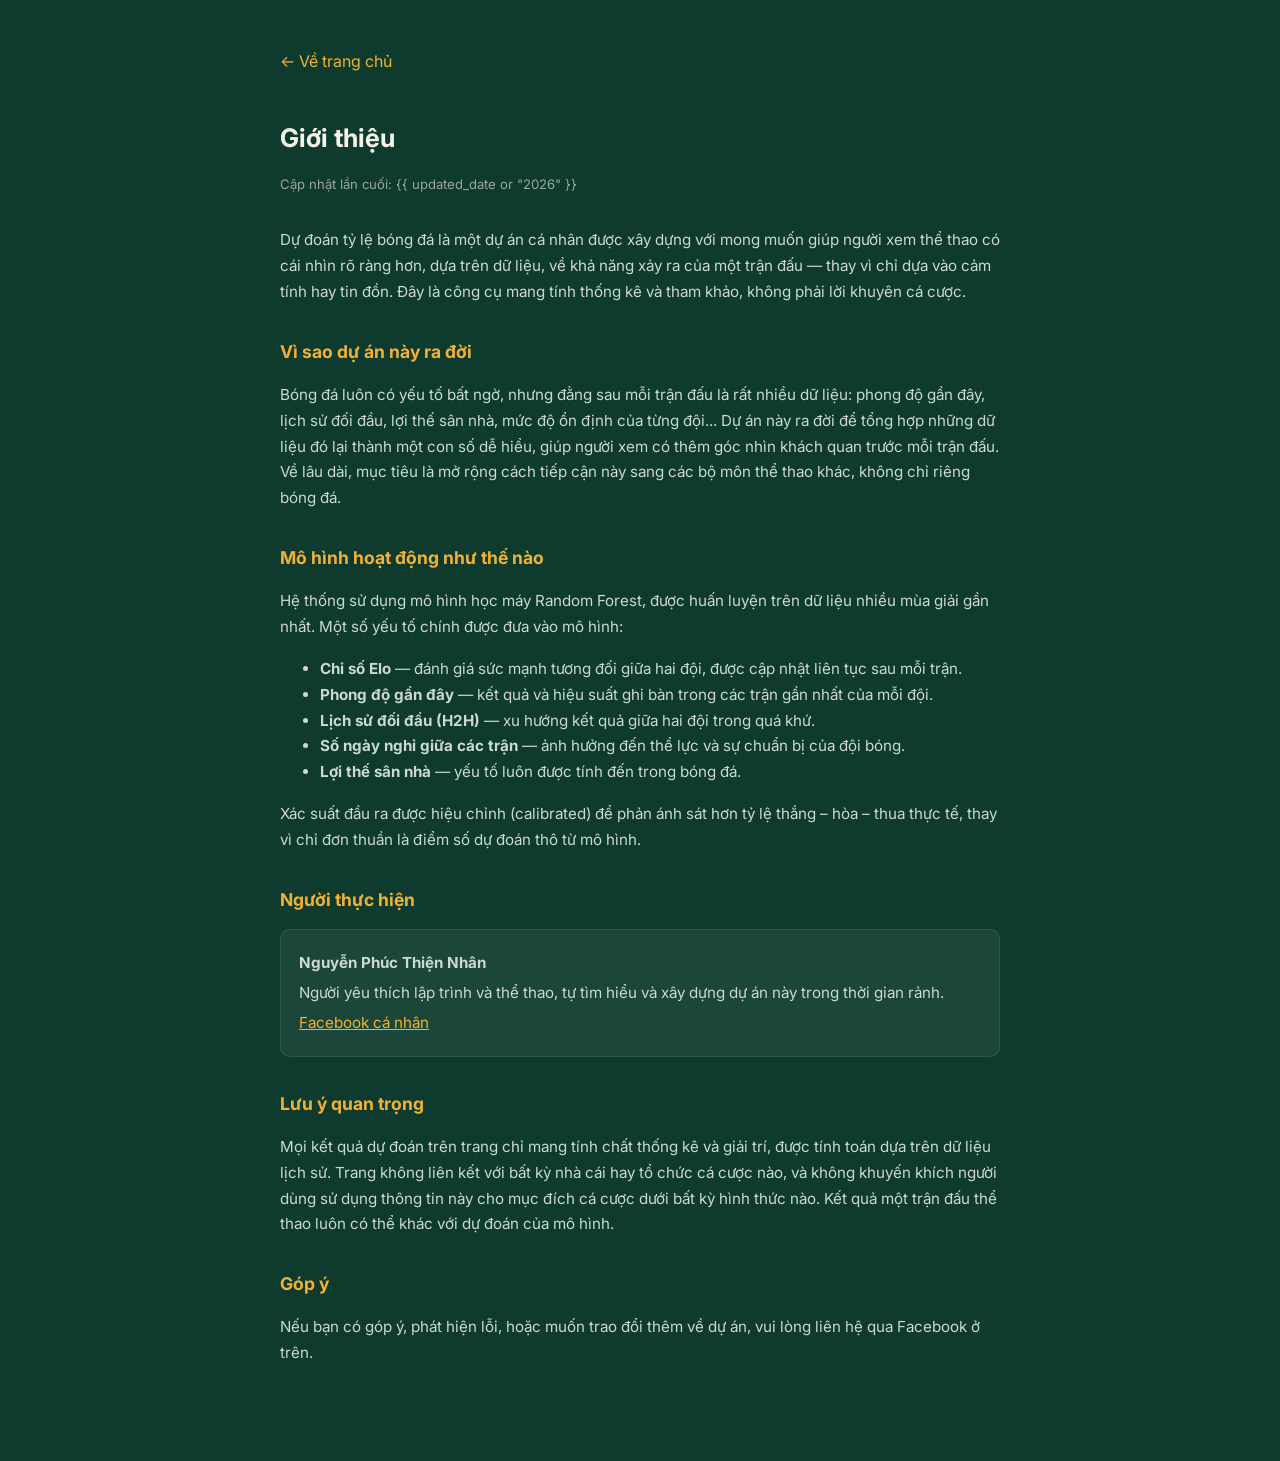
<file: templates/about.html>
<!DOCTYPE html>
<html lang="vi">
<head>
<meta charset="UTF-8">
<meta name="viewport" content="width=device-width, initial-scale=1.0">
<title>Giới thiệu · Dự đoán tỷ lệ bóng đá</title>
<link href="https://fonts.googleapis.com/css2?family=Inter:wght@400;500;600;700&display=swap" rel="stylesheet">
<style>
  body {
    margin: 0;
    background: #0e3b2e;
    color: #f5f2e8;
    font-family: "Inter", system-ui, sans-serif;
    line-height: 1.7;
  }
  main {
    max-width: 720px;
    margin: 0 auto;
    padding: 48px 20px 80px;
  }
  h1 { font-size: 1.6rem; margin-bottom: 4px; }
  h2 { font-size: 1.1rem; margin-top: 32px; color: #f2b134; }
  p, li { color: #cdd8d0; font-size: 0.95rem; }
  a { color: #f2b134; }
  .updated { color: #9aa69c; font-size: 0.82rem; margin-bottom: 32px; }
  .back { display: inline-block; margin-bottom: 24px; color: #f2b134; text-decoration: none; }
  .author-box {
    margin-top: 12px;
    padding: 16px 18px;
    background: rgba(245, 242, 232, 0.06);
    border-radius: 10px;
    border: 1px solid rgba(245, 242, 232, 0.1);
  }
  .author-box p { margin: 4px 0; }
</style>
</head>
<body>
  <main>
    <a class="back" href="/">← Về trang chủ</a>
    <h1>Giới thiệu</h1>
    <p class="updated">Cập nhật lần cuối: {{ updated_date or "2026" }}</p>

    <p>Dự đoán tỷ lệ bóng đá là một dự án cá nhân được xây dựng với mong muốn giúp người xem thể thao có cái nhìn rõ ràng hơn, dựa trên dữ liệu, về khả năng xảy ra của một trận đấu — thay vì chỉ dựa vào cảm tính hay tin đồn. Đây là công cụ mang tính thống kê và tham khảo, không phải lời khuyên cá cược.</p>

    <h2>Vì sao dự án này ra đời</h2>
    <p>Bóng đá luôn có yếu tố bất ngờ, nhưng đằng sau mỗi trận đấu là rất nhiều dữ liệu: phong độ gần đây, lịch sử đối đầu, lợi thế sân nhà, mức độ ổn định của từng đội... Dự án này ra đời để tổng hợp những dữ liệu đó lại thành một con số dễ hiểu, giúp người xem có thêm góc nhìn khách quan trước mỗi trận đấu. Về lâu dài, mục tiêu là mở rộng cách tiếp cận này sang các bộ môn thể thao khác, không chỉ riêng bóng đá.</p>

    <h2>Mô hình hoạt động như thế nào</h2>
    <p>Hệ thống sử dụng mô hình học máy Random Forest, được huấn luyện trên dữ liệu nhiều mùa giải gần nhất. Một số yếu tố chính được đưa vào mô hình:</p>
    <ul>
      <li><strong>Chỉ số Elo</strong> — đánh giá sức mạnh tương đối giữa hai đội, được cập nhật liên tục sau mỗi trận.</li>
      <li><strong>Phong độ gần đây</strong> — kết quả và hiệu suất ghi bàn trong các trận gần nhất của mỗi đội.</li>
      <li><strong>Lịch sử đối đầu (H2H)</strong> — xu hướng kết quả giữa hai đội trong quá khứ.</li>
      <li><strong>Số ngày nghỉ giữa các trận</strong> — ảnh hưởng đến thể lực và sự chuẩn bị của đội bóng.</li>
      <li><strong>Lợi thế sân nhà</strong> — yếu tố luôn được tính đến trong bóng đá.</li>
    </ul>
    <p>Xác suất đầu ra được hiệu chỉnh (calibrated) để phản ánh sát hơn tỷ lệ thắng – hòa – thua thực tế, thay vì chỉ đơn thuần là điểm số dự đoán thô từ mô hình.</p>

    <h2>Người thực hiện</h2>
    <div class="author-box">
      <p><strong>Nguyễn Phúc Thiện Nhân</strong></p>
      <p>Người yêu thích lập trình và thể thao, tự tìm hiểu và xây dựng dự án này trong thời gian rảnh.</p>
      <p><a href="https://www.facebook.com/profile.php?id=61588327932157" target="_blank" rel="noopener">Facebook cá nhân</a></p>
    </div>

    <h2>Lưu ý quan trọng</h2>
    <p>Mọi kết quả dự đoán trên trang chỉ mang tính chất thống kê và giải trí, được tính toán dựa trên dữ liệu lịch sử. Trang không liên kết với bất kỳ nhà cái hay tổ chức cá cược nào, và không khuyến khích người dùng sử dụng thông tin này cho mục đích cá cược dưới bất kỳ hình thức nào. Kết quả một trận đấu thể thao luôn có thể khác với dự đoán của mô hình.</p>

    <h2>Góp ý</h2>
    <p>Nếu bạn có góp ý, phát hiện lỗi, hoặc muốn trao đổi thêm về dự án, vui lòng liên hệ qua Facebook ở trên.</p>
  </main>
</body>
</html>
</file>
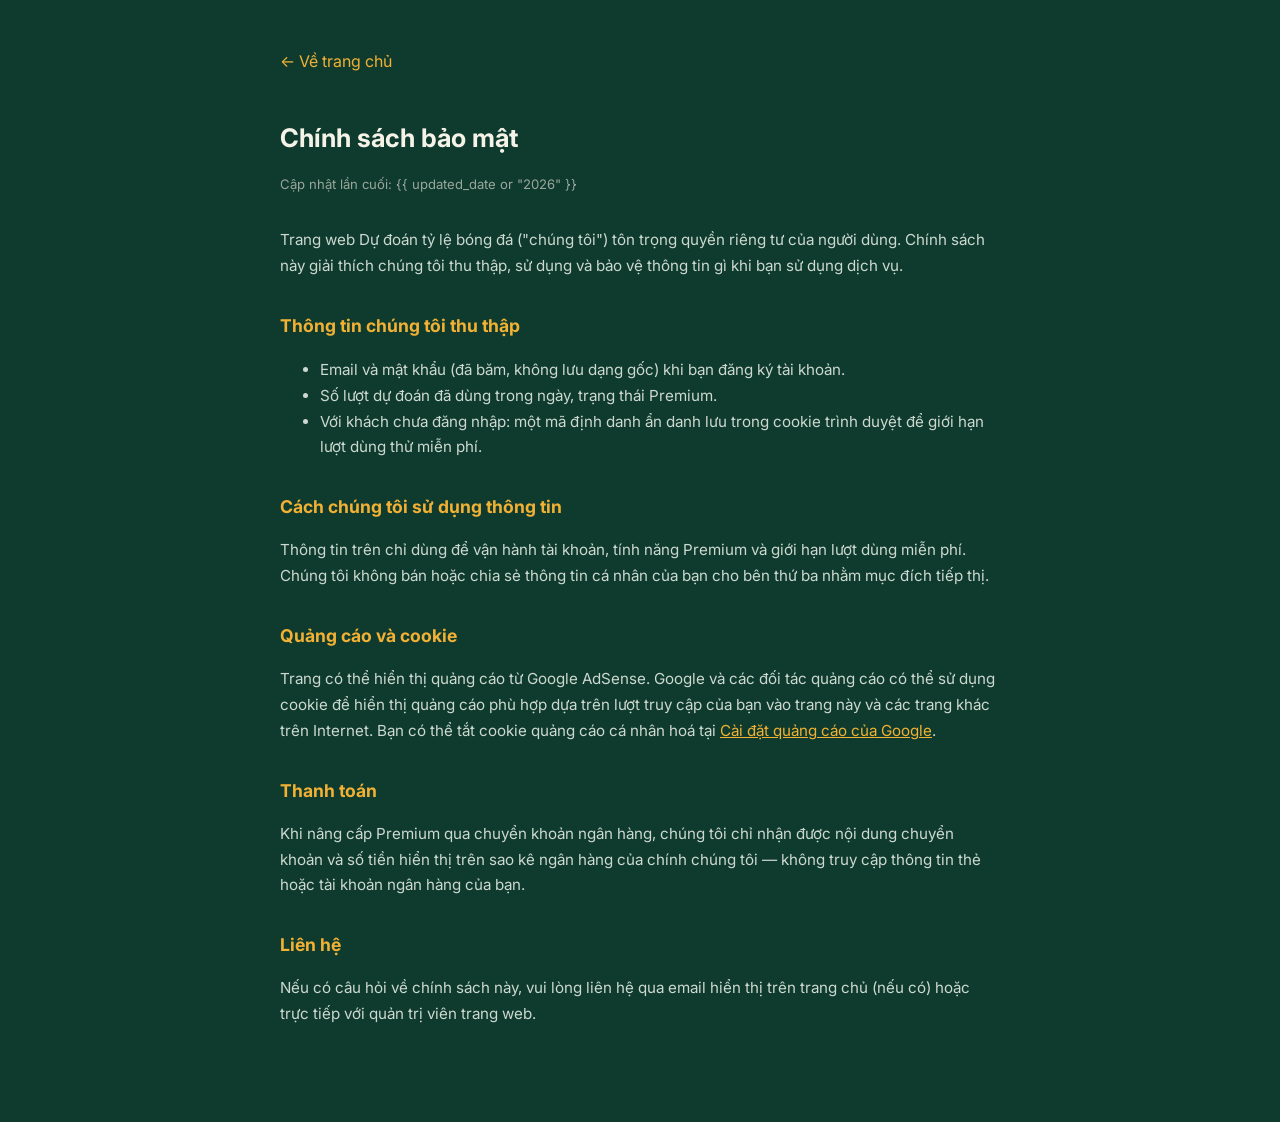
<file: templates/privacy.html>
<!DOCTYPE html>
<html lang="vi">
<head>
<meta charset="UTF-8">
<meta name="viewport" content="width=device-width, initial-scale=1.0">
<title>Chính sách bảo mật · Dự đoán tỷ lệ bóng đá</title>
<link href="https://fonts.googleapis.com/css2?family=Inter:wght@400;500;600;700&display=swap" rel="stylesheet">
<style>
  body {
    margin: 0;
    background: #0e3b2e;
    color: #f5f2e8;
    font-family: "Inter", system-ui, sans-serif;
    line-height: 1.7;
  }
  main {
    max-width: 720px;
    margin: 0 auto;
    padding: 48px 20px 80px;
  }
  h1 { font-size: 1.6rem; margin-bottom: 4px; }
  h2 { font-size: 1.1rem; margin-top: 32px; color: #f2b134; }
  p, li { color: #cdd8d0; font-size: 0.95rem; }
  a { color: #f2b134; }
  .updated { color: #9aa69c; font-size: 0.82rem; margin-bottom: 32px; }
  .back { display: inline-block; margin-bottom: 24px; color: #f2b134; text-decoration: none; }
</style>
</head>
<body>
  <main>
    <a class="back" href="/">← Về trang chủ</a>
    <h1>Chính sách bảo mật</h1>
    <p class="updated">Cập nhật lần cuối: {{ updated_date or "2026" }}</p>

    <p>Trang web Dự đoán tỷ lệ bóng đá ("chúng tôi") tôn trọng quyền riêng tư của người dùng. Chính sách này giải thích chúng tôi thu thập, sử dụng và bảo vệ thông tin gì khi bạn sử dụng dịch vụ.</p>

    <h2>Thông tin chúng tôi thu thập</h2>
    <ul>
      <li>Email và mật khẩu (đã băm, không lưu dạng gốc) khi bạn đăng ký tài khoản.</li>
      <li>Số lượt dự đoán đã dùng trong ngày, trạng thái Premium.</li>
      <li>Với khách chưa đăng nhập: một mã định danh ẩn danh lưu trong cookie trình duyệt để giới hạn lượt dùng thử miễn phí.</li>
    </ul>

    <h2>Cách chúng tôi sử dụng thông tin</h2>
    <p>Thông tin trên chỉ dùng để vận hành tài khoản, tính năng Premium và giới hạn lượt dùng miễn phí. Chúng tôi không bán hoặc chia sẻ thông tin cá nhân của bạn cho bên thứ ba nhằm mục đích tiếp thị.</p>

    <h2>Quảng cáo và cookie</h2>
    <p>Trang có thể hiển thị quảng cáo từ Google AdSense. Google và các đối tác quảng cáo có thể sử dụng cookie để hiển thị quảng cáo phù hợp dựa trên lượt truy cập của bạn vào trang này và các trang khác trên Internet. Bạn có thể tắt cookie quảng cáo cá nhân hoá tại <a href="https://adssettings.google.com" target="_blank" rel="noopener">Cài đặt quảng cáo của Google</a>.</p>

    <h2>Thanh toán</h2>
    <p>Khi nâng cấp Premium qua chuyển khoản ngân hàng, chúng tôi chỉ nhận được nội dung chuyển khoản và số tiền hiển thị trên sao kê ngân hàng của chính chúng tôi — không truy cập thông tin thẻ hoặc tài khoản ngân hàng của bạn.</p>

    <h2>Liên hệ</h2>
    <p>Nếu có câu hỏi về chính sách này, vui lòng liên hệ qua email hiển thị trên trang chủ (nếu có) hoặc trực tiếp với quản trị viên trang web.</p>
  </main>
</body>
</html>
</file>
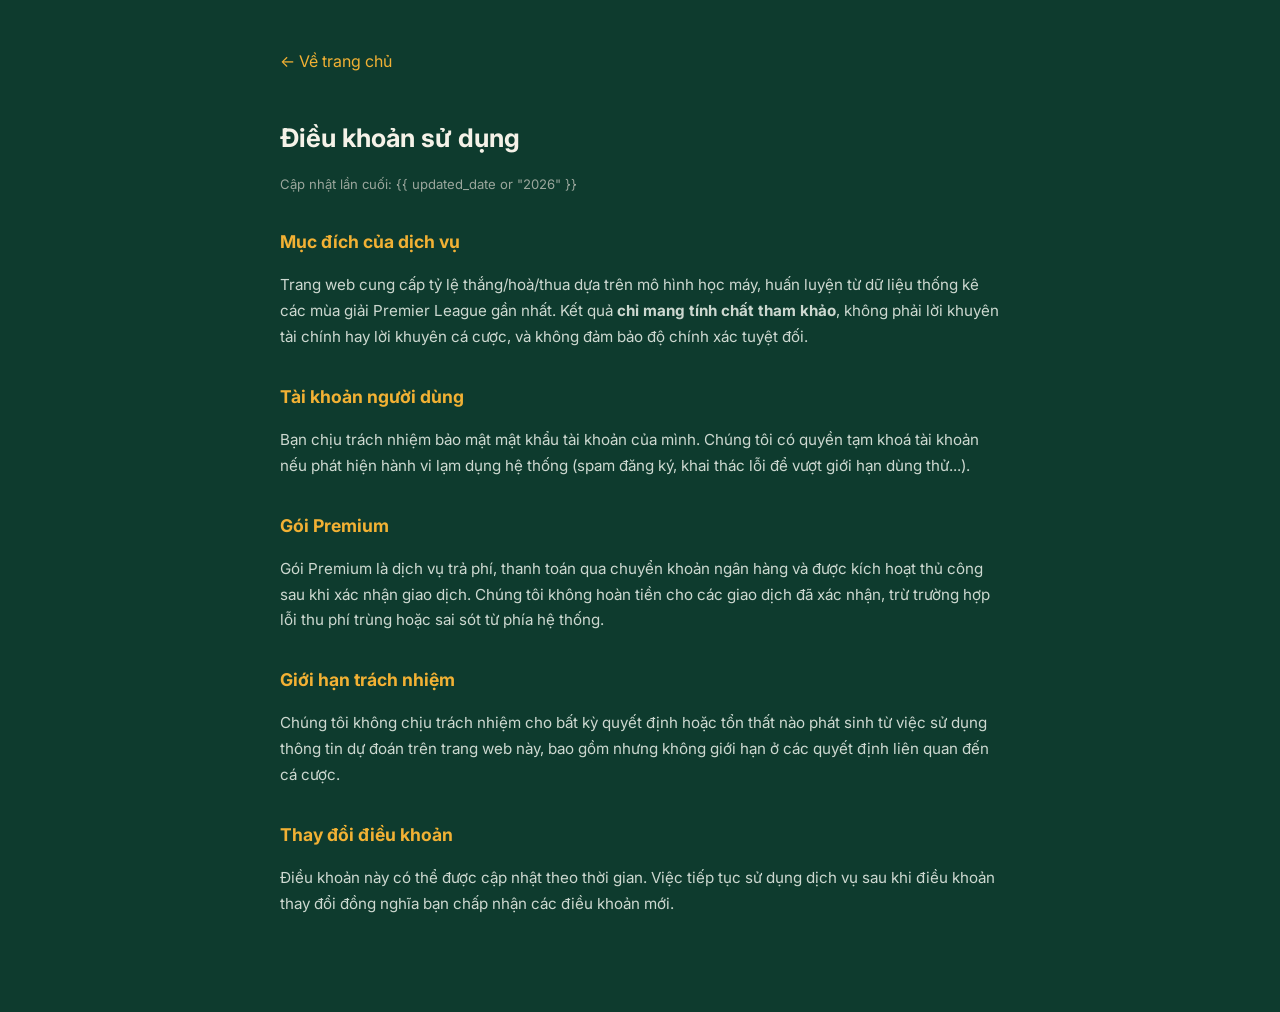
<file: templates/terms.html>
<!DOCTYPE html>
<html lang="vi">
<head>
<meta charset="UTF-8">
<meta name="viewport" content="width=device-width, initial-scale=1.0">
<title>Điều khoản sử dụng · Dự đoán tỷ lệ bóng đá</title>
<link href="https://fonts.googleapis.com/css2?family=Inter:wght@400;500;600;700&display=swap" rel="stylesheet">
<style>
  body {
    margin: 0;
    background: #0e3b2e;
    color: #f5f2e8;
    font-family: "Inter", system-ui, sans-serif;
    line-height: 1.7;
  }
  main {
    max-width: 720px;
    margin: 0 auto;
    padding: 48px 20px 80px;
  }
  h1 { font-size: 1.6rem; margin-bottom: 4px; }
  h2 { font-size: 1.1rem; margin-top: 32px; color: #f2b134; }
  p, li { color: #cdd8d0; font-size: 0.95rem; }
  a { color: #f2b134; }
  .updated { color: #9aa69c; font-size: 0.82rem; margin-bottom: 32px; }
  .back { display: inline-block; margin-bottom: 24px; color: #f2b134; text-decoration: none; }
</style>
</head>
<body>
  <main>
    <a class="back" href="/">← Về trang chủ</a>
    <h1>Điều khoản sử dụng</h1>
    <p class="updated">Cập nhật lần cuối: {{ updated_date or "2026" }}</p>

    <h2>Mục đích của dịch vụ</h2>
    <p>Trang web cung cấp tỷ lệ thắng/hoà/thua dựa trên mô hình học máy, huấn luyện từ dữ liệu thống kê các mùa giải Premier League gần nhất. Kết quả <b>chỉ mang tính chất tham khảo</b>, không phải lời khuyên tài chính hay lời khuyên cá cược, và không đảm bảo độ chính xác tuyệt đối.</p>

    <h2>Tài khoản người dùng</h2>
    <p>Bạn chịu trách nhiệm bảo mật mật khẩu tài khoản của mình. Chúng tôi có quyền tạm khoá tài khoản nếu phát hiện hành vi lạm dụng hệ thống (spam đăng ký, khai thác lỗi để vượt giới hạn dùng thử...).</p>

    <h2>Gói Premium</h2>
    <p>Gói Premium là dịch vụ trả phí, thanh toán qua chuyển khoản ngân hàng và được kích hoạt thủ công sau khi xác nhận giao dịch. Chúng tôi không hoàn tiền cho các giao dịch đã xác nhận, trừ trường hợp lỗi thu phí trùng hoặc sai sót từ phía hệ thống.</p>

    <h2>Giới hạn trách nhiệm</h2>
    <p>Chúng tôi không chịu trách nhiệm cho bất kỳ quyết định hoặc tổn thất nào phát sinh từ việc sử dụng thông tin dự đoán trên trang web này, bao gồm nhưng không giới hạn ở các quyết định liên quan đến cá cược.</p>

    <h2>Thay đổi điều khoản</h2>
    <p>Điều khoản này có thể được cập nhật theo thời gian. Việc tiếp tục sử dụng dịch vụ sau khi điều khoản thay đổi đồng nghĩa bạn chấp nhận các điều khoản mới.</p>
  </main>
</body>
</html>
</file>
